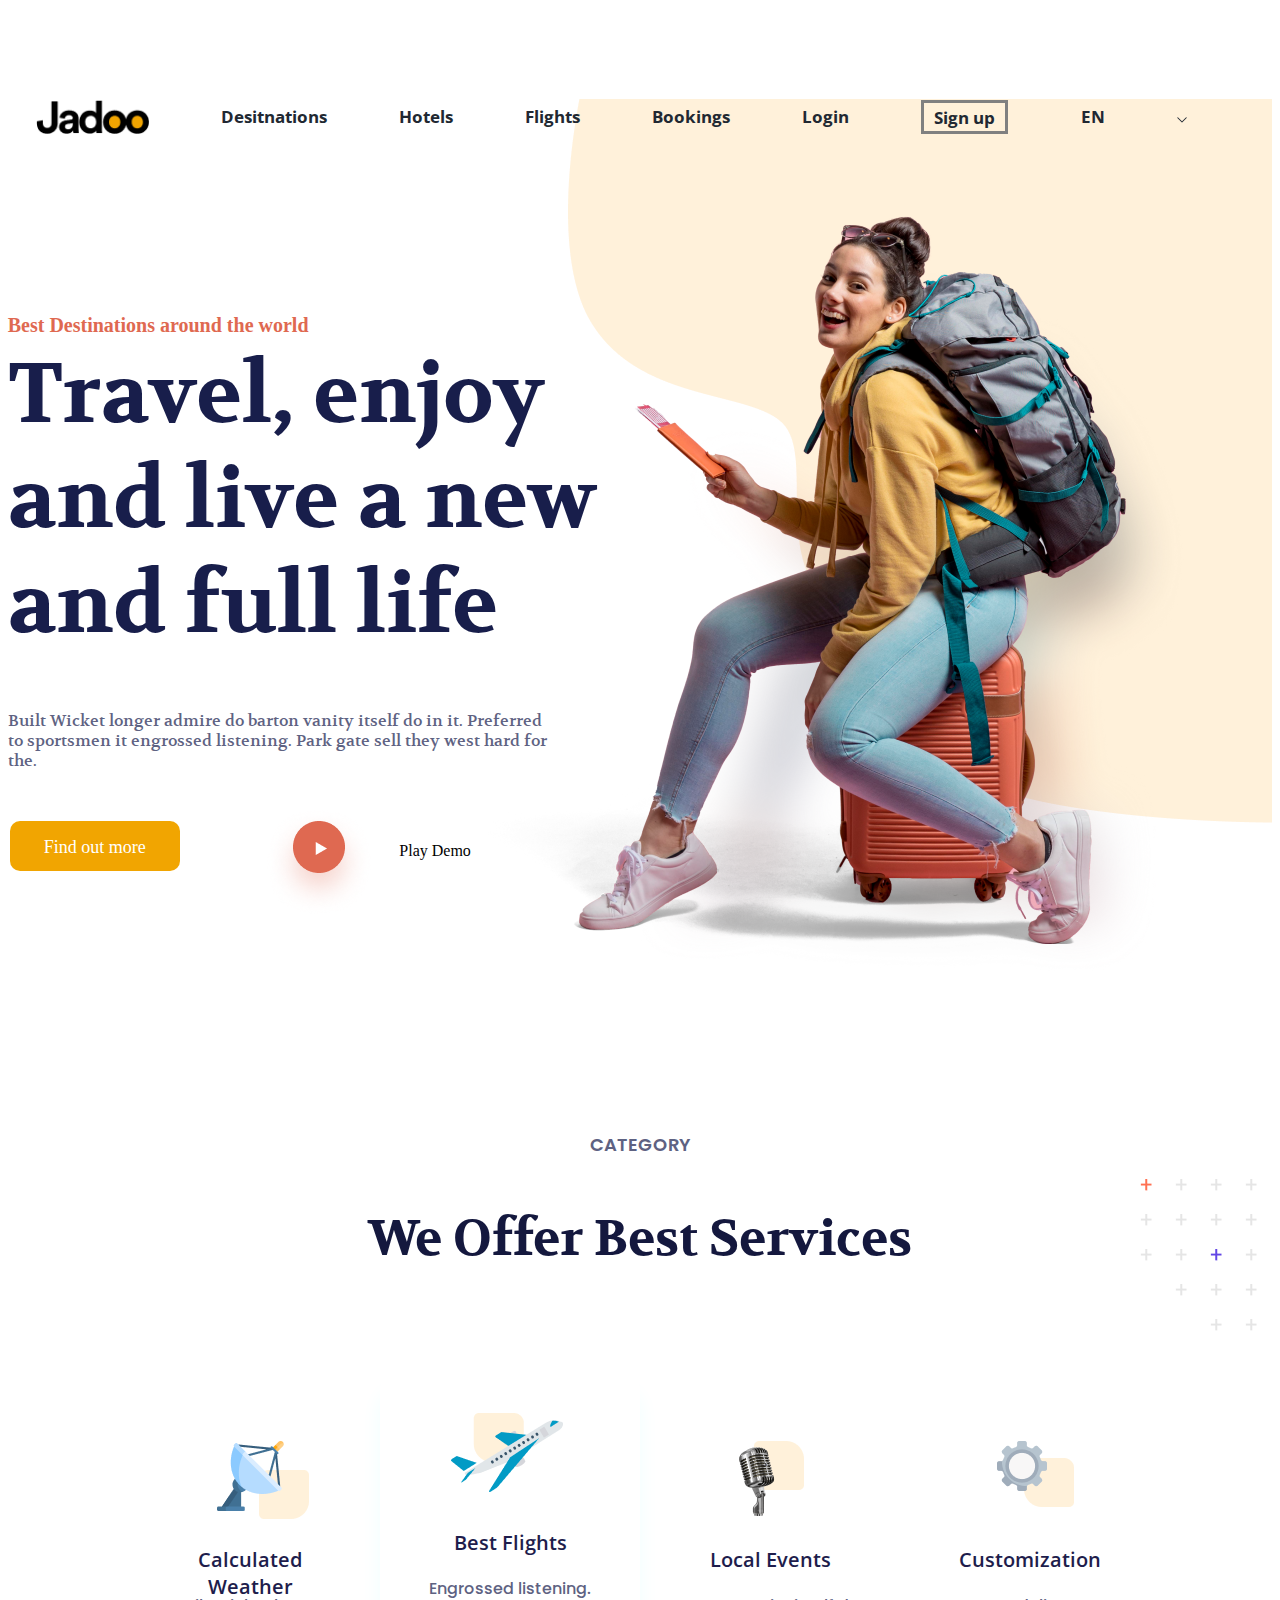
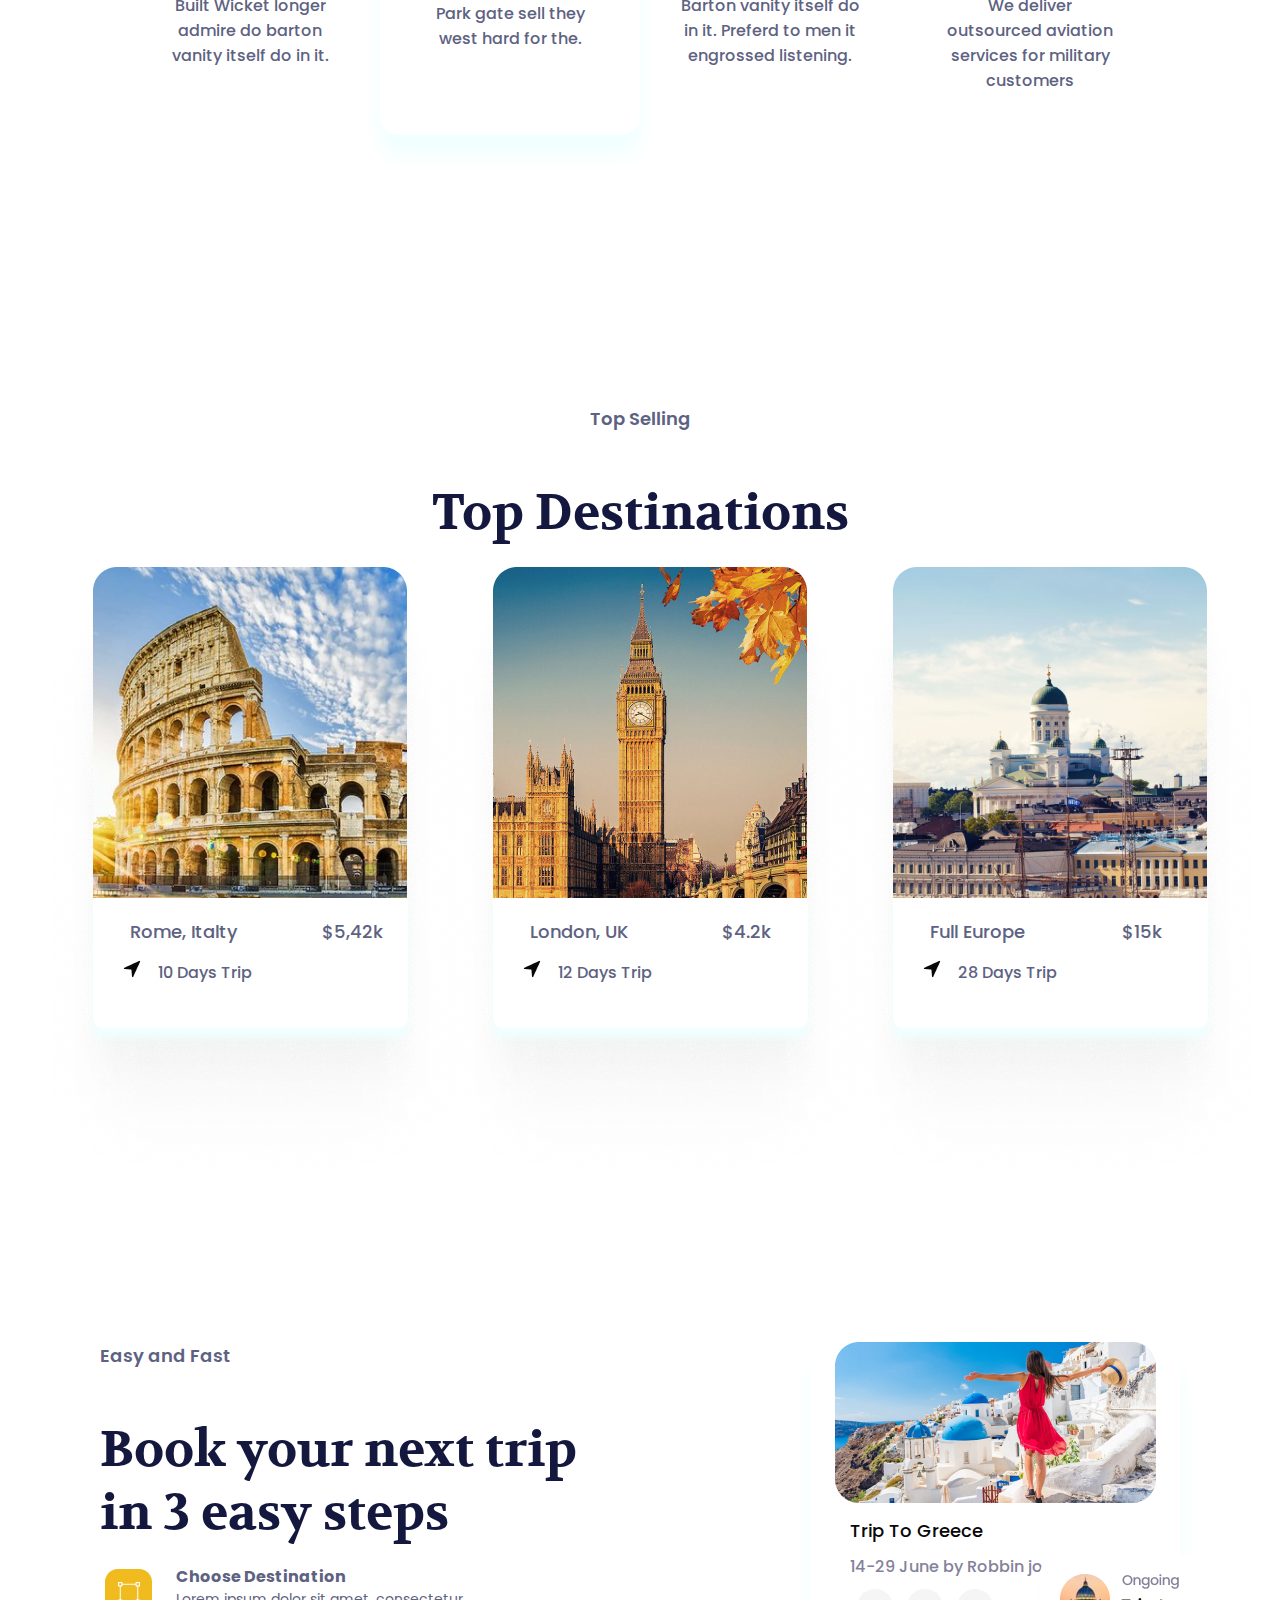
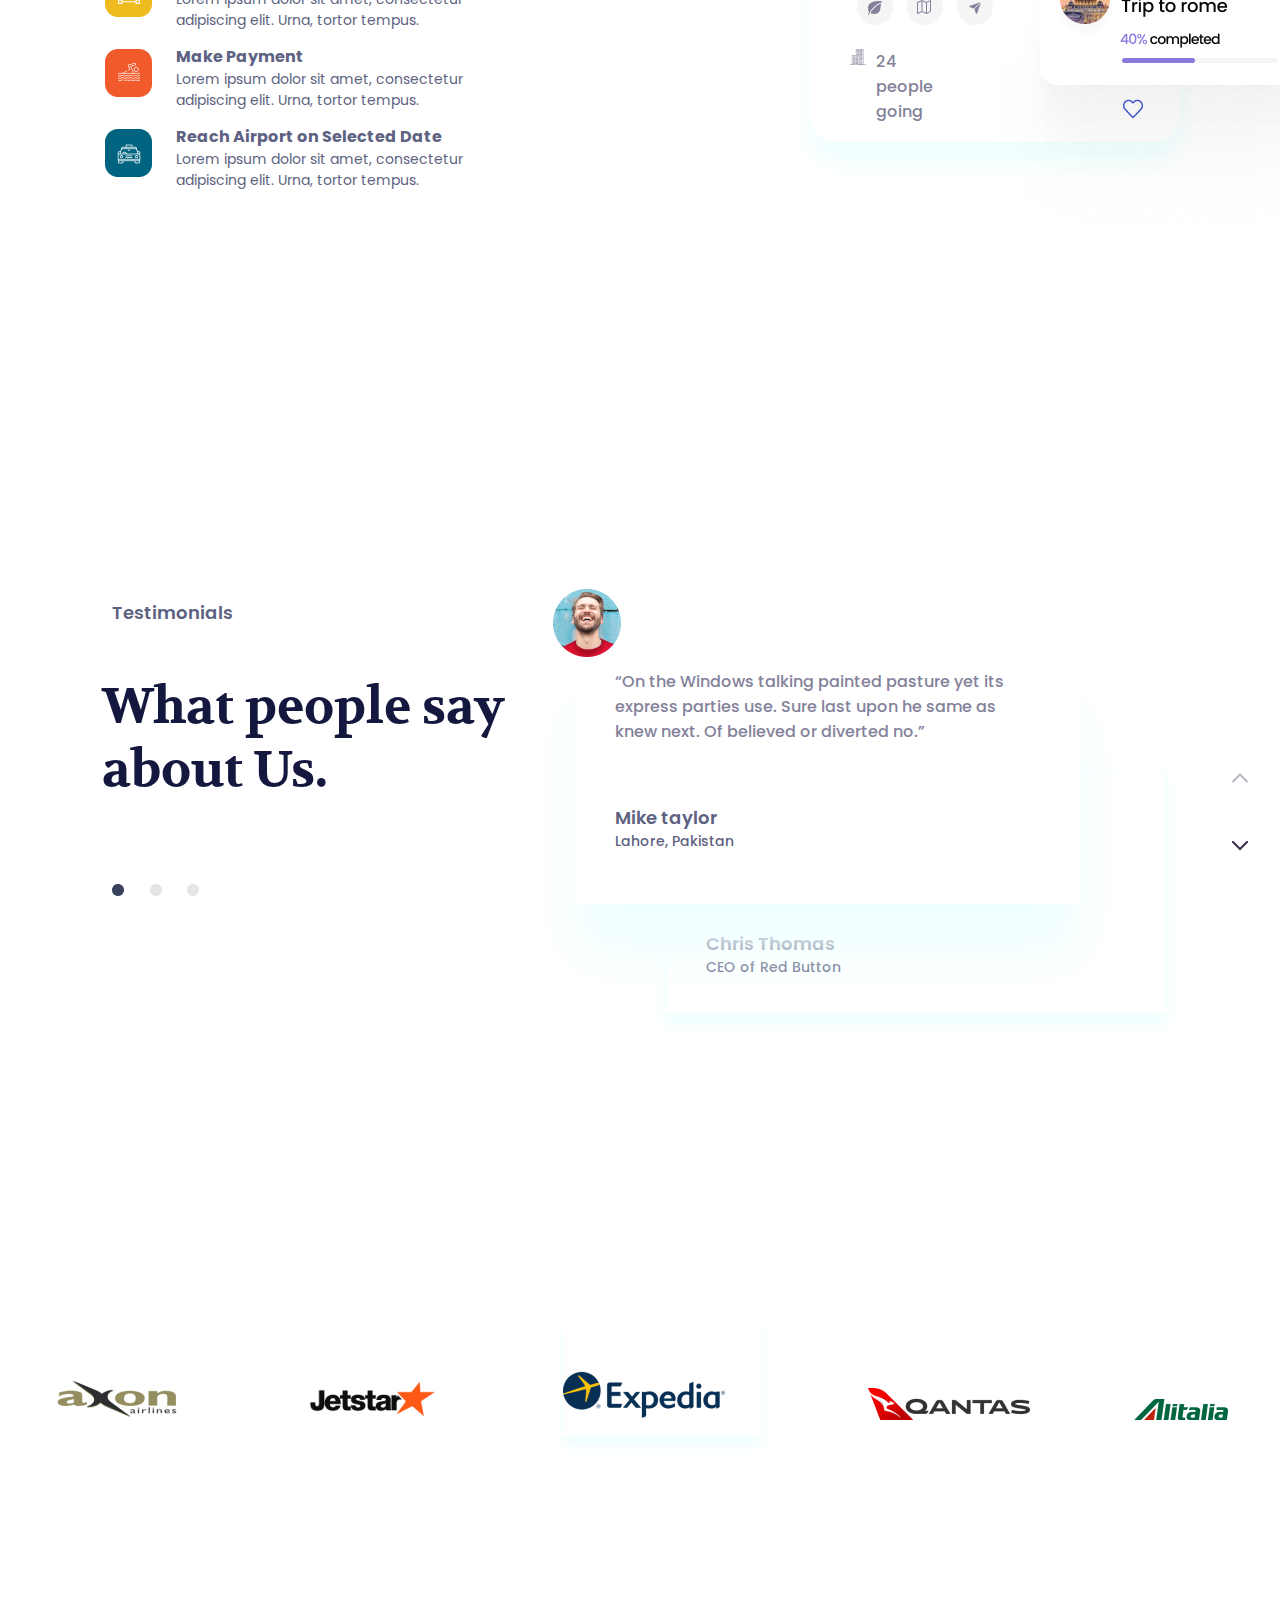
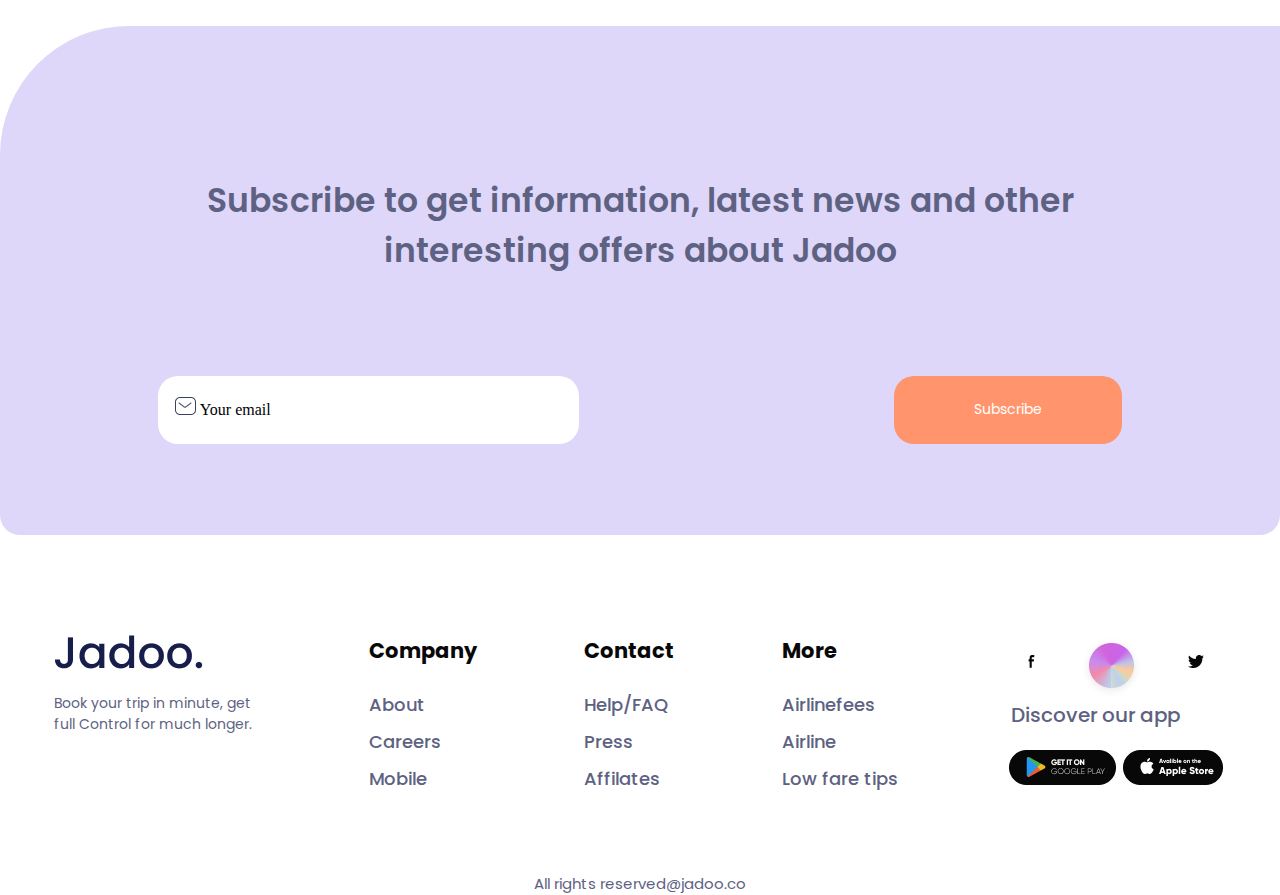
<file: index.html>
<!DOCTYPE html>
<html lang="en">
<head>
    <meta charset="UTF-8">
    <meta http-equiv="X-UA-Compatible" content="IE=edge">
    <meta name="viewport" content="width=device-width, initial-scale=1.0">
    <link rel="stylesheet" href="css/second exersize.css">
    <link rel="preconnect" href="https://fonts.googleapis.com">
<link rel="preconnect" href="https://fonts.gstatic.com" crossorigin>
<link href="https://fonts.googleapis.com/css2?family=Open+Sans:wght@500&display=swap" rel="stylesheet">
<link rel="preconnect" href="https://fonts.googleapis.com">
<link rel="preconnect" href="https://fonts.gstatic.com" crossorigin>
<link href="https://fonts.googleapis.com/css2?family=Volkhov:wght@700&display=swap" rel="stylesheet">
<link rel="preconnect" href="https://fonts.googleapis.com">
<link rel="preconnect" href="https://fonts.gstatic.com" crossorigin>
<link href="https://fonts.googleapis.com/css2?family=Poppins:wght@600&display=swap" rel="stylesheet">
<link rel="preconnect" href="https://fonts.googleapis.com">
<link rel="preconnect" href="https://fonts.gstatic.com" crossorigin>
<link href="https://fonts.googleapis.com/css2?family=Open+Sans:wght@500&display=swap" rel="stylesheet">
<title>Document</title>
</head>
<body>
    <div class="conteiner">
        <nav>
            <div class="mainlogo">
                <div class="logo"><img src="img/Logo.png" alt="foto"></div>
                <div class="dest">Desitnations</div>
                <div class="hotel">Hotels</div>
                <div class="flight">Flights</div>
                <div class="booking">Bookings</div>
                <div class="login">Login</div>
                <div class="sign">Sign up</div>
                <div class="lang">EN</div>
                <div class="vector"><img src="img/vector.png" alt="vector"></div>
            </div>
        </nav>
        <div class="main">
            <div class="one">
            <div class="best">Best Destinations around the world</div>
            <div class="travel">Travel, enjoy and live a new and full life</div>
                <div class="built">Built Wicket longer admire do barton vanity itself do in it. Preferred to sportsmen it engrossed listening. Park gate sell they west hard for the.</div>
            <div class="but">
                <div class="find">Find out more</div>
                <div class="play"><img src="img/play .png" alt="vector"></div>
                <div class="demo">Play Demo</div>
            </div>
            </div>
            <div class="two">
                <div class="foto"><img src="img/foto.png" alt="foto"></div>
                <div class="decore"><img src="img/Decore.png" alt="foto"></div>
            </div>
        </div>
        <section>
            <div class="maintwo">
                <div class="text">
                <div class="category">CATEGORY</div>
                <div class="we">We Offer Best Services</div>
                <div class="stars"><img src="img/group.png" alt="foto"></div>
            </div>
            <div class="squares">
        <div class="squares0">
        <div class="vector"><img src="img/group2.png" alt="foto"></div>
        <div class="calculated">Calculated Weather </div>
        <div class="wicket">Built Wicket longer admire do barton vanity itself do in it.</div>
        </div>
            <div class="squares1">
        <div class="vector2"><img src="img/group3.png" alt="foto"></div>
        <div class="calculated">Best Flights</div>
        <div class="wicket">Engrossed listening. Park gate sell they west hard for the.</div>
        </div>
            <div class="squares0">
        <div class="vector"><img src="img/group4.png" alt="foto"></div>
        <div class="calculated">Local Events</div>
        <div class="wicket">Barton vanity itself do in it. Preferd to men it engrossed listening. </div>
        </div>  
            <div class="squares0">
        <div class="vector"><img src="img/group5.png" alt="foto"></div>
        <div class="calculated">Customization</div>
        <div class="wicket">We deliver outsourced aviation services for military customers</div>
        </div>          
        </div>    
        </div>
        </section>
        <section>
            <div class="mainthree">
        <div class="text">
        <div class="category">Top Selling</div>
        <div class="we">Top Destinations</div> 
        </div>   
        <div class="squares2">
            <div class="squares3">
        <div class="fotos"><img src="img/group6.png" alt="foto"></div>
        <div class="squares__card">
            <div class="textin">
        <div class="rome">Rome, Italty</div>
        <div class="prise">$5,42k</div>
            </div>
            <div class="navig">
        <div class="vect"><img src="img/vector2.png" alt="vector"></div>
        <div class="days">10 Days Trip</div>
            </div>
            </div>
        </div>
            <div class="squares3">
        <div class="fotos"><img src="img/group7.jpg" alt="foto"></div>
        <div class="squares__card">
            <div class="textin">
        <div class="rome">London, UK</div>
        <div class="prise">$4.2k</div>
            </div>
            <div class="navig">
        <div class="vect"><img src="img/vector2.png" alt="vector"></div>
        <div class="days">12 Days Trip</div>
            </div>
            </div> 
        </div>   
            <div class="squares3">
        <div class="fotos"><img src="img/group8.png" alt="foto"></div>
        <div class="squares__card"> 
            <div class="textin">
        <div class="rome">Full Europe</div>
        <div class="prise">$15k</div>
            </div>
            <div class="navig">
        <div class="vect"><img src="img/vector2.png" alt="vector"></div>
        <div class="days">28 Days Trip</div>
            </div>
            </div>          
        </div>
        </div>
        </section>
        <section>
        <div class="main__book">
        <div class="book__main-left">    
        <div class="book__title">
        <div class="easy__title">Easy and Fast</div>
        <div class="book__subtitle">Book your next trip in 3 easy steps</div>    
        </div>    
        <div class="book__section">
        <div class="book__icons">
        <div class="icon__items"><img src="imgtwo/group.png" alt="icon"></div> 
        <div class="icon__items"><img src="imgtwo/group2.png" alt="icon"></div>
        <div class="icon__items"><img src="imgtwo/group3.png" alt="icon"></div>   
        </div>
        <div class="book__text">
        <div class="book__textin">
        <div class="book__choosetitle">Choose Destination</div>   
        <div class="book__lorem">Lorem ipsum dolor sit amet, consectetur adipiscing elit. Urna, tortor tempus. </div> 
        </div>  
        <div class="book__textin">
        <div class="book__choosetitle">Make Payment</div>   
        <div class="book__lorem">Lorem ipsum dolor sit amet, consectetur adipiscing elit. Urna, tortor tempus. </div> 
        </div>   
        <div class="book__textin">
        <div class="book__choosetitle">Reach Airport on Selected Date</div>   
        <div class="book__lorem">Lorem ipsum dolor sit amet, consectetur adipiscing elit. Urna, tortor tempus. </div> 
        </div>     
        </div>
        </div>
        </div>
        <div class="book__main-right">
        <div class="book__foto"><img src="imgtwo/fotosecond.jpg" alt="foto"></div>    
        <div class="book__trip">Trip To Greece</div>
        <div class="book__trip-date">14-29 June by Robbin joseph</div>
        <div class="trip__icons">
        <div class="icon__logo"><img src="imgtwo/leaf.png" alt="icon"></div>  
        <div class="icon__logo"><img src="imgtwo/mapicon.png" alt="icon"></div>
        <div class="icon__logo"><img src="imgtwo/sendicon.png" alt="icon"></div>  
        </div>
        <div class="trip__subtitle">
        <div class="trip__vector"><img src="imgtwo/groupicon.png" alt="vector"></div>    
        <div class="trip__subtitlein">24 people going</div>
        <div class="trip__vectoricon"><img src="imgtwo/vector2.png" alt="vector"></div>
        </div>
        <div class="trip__foto"><img src="imgtwo/fotothird.png" alt="foto"></div>
        </div>
        </div>
        </section>
        <section>
        <div class="testimonials__main">
        <div class="testimonials__leftgroup">
        <div class="testimonials__title">Testimonials</div>   
        <div class="testimonials__subtitle">What people say about Us.</div>
        <div class="testimonials__vector"><img src="imgtwo/dotted.png" alt="vector"></div> 
        </div> 
        <div class="testimonials__rightgroup">
        <div class="testimonials__avatar"><img src="imgtwo/avatar.png" alt="foto"></div>    
        <div class="testimonials__square">
        <div class="testimonials__text">“On the Windows talking painted pasture yet its express parties use. Sure last upon he same as knew next. Of believed or diverted no.”</div>    
        <div class="testimonials__surname">Mike taylor</div>
        <div class="testimonials__destination">Lahore, Pakistan</div>
        </div>
        <div class="testimonials__square2">
        <div class="testimonials__surname2">Chris Thomas</div>    
        <div class="testimonials__destination2">CEO of Red Button</div>
        </div>
        </div> 
        <div class="testimonials__vectors">
        <div class="testimonials__first"><img src="imgtwo/vector3.png" alt="vector"></div>    
        <div class="testimonials__second"><img src="imgtwo/vector4.png" alt="vector"></div>
        </div>  
        </div>    
        </section>
        <section>
        <div class="logotips__main">
        <div class="logotips__azon"><img src="imgtwo/axon.png" alt="logo"></div>    
        <div class="logotips__jet"><img src="imgtwo/jet.png" alt="logo"></div>
        <div class="logotips__expedia"><img src="imgtwo/expedia.png" alt="logo"></div>
        <div class="logotips__qantas"><img src="imgtwo/qantas.png" alt="logo"></div>
        <div class="logotips__alitalia"><img src="imgtwo/alitalia.png" alt="logo"></div>
        </div>    
    </section>
        <section>
        <div class="inform">
        <div class="inform__title">Subscribe to get information, latest news and other interesting offers about Jadoo</div>    
        <div class="inform__email">
        <div class="inform__border">    
        <div class="inform__button">   
        <div class="inform__icon"><img src="imgtwo/email.png" alt="vector"></div>    
        <div class="email__inform_title">Your email</div>
        </div> 
        </div> 
        <div class="button__sub">Subscribe</div>
        </div>
        </div>    
        </section>
    <footer>
        <div class="footer__main">
        <div class="jadoo__block">
        <div class="logo__jadoo"><img src="imgtwo/jadoo.png" alt="foto"></div>
        <div class="jadoo__book">Book your trip in minute, get full Control for much longer.
        </div>    
        </div>   
        <div class="block__company">
        <div class="company__title">Company</div> 
        <div class="company__subtitle">About</div>   
        <div class="company__subtitle">Careers</div>
        <div class="company__subtitle">Mobile</div>
        </div>   
        <div class="block__contact">
        <div class="company__title">Contact</div>    
        <div class="company__subtitle">Help/FAQ</div>  
        <div class="company__subtitle">Press</div>  
        <div class="company__subtitle">Affilates</div>
        </div>
        <div class="block__more">
        <div class="company__title">More</div>    
        <div class="company__subtitle">Airlinefees</div> 
        <div class="company__subtitle">Airline</div>   
        <div class="company__subtitle">Low fare tips</div>
        </div>
        <div class="block__app">
        <div class="facebook__app">
        <div class="facebook__icon"><img src="imgtwo/facebook .png" alt="logo"></div>    
        <div class="instagram__icon"><img src="imgtwo/ball.png" alt="logo"></div>
        <div class="twitter__icon"><img src="imgtwo/twitter.png" alt="logo"></div>
        </div>  
        <div class="app__title">Discover our app</div>  
        <div class="playstore__icon">
        <div class="google__store"><img src="imgtwo/Google Play.png" alt="logo"></div>    
        <div class="play__store"><img src="imgtwo/Play Store.png" alt="logo"></div>
        </div>
        </div>
        </div>
        <div class="rights__title">All rights reserved@jadoo.co</div>
    </footer>    
    </div>
</body>
</html>
</file>
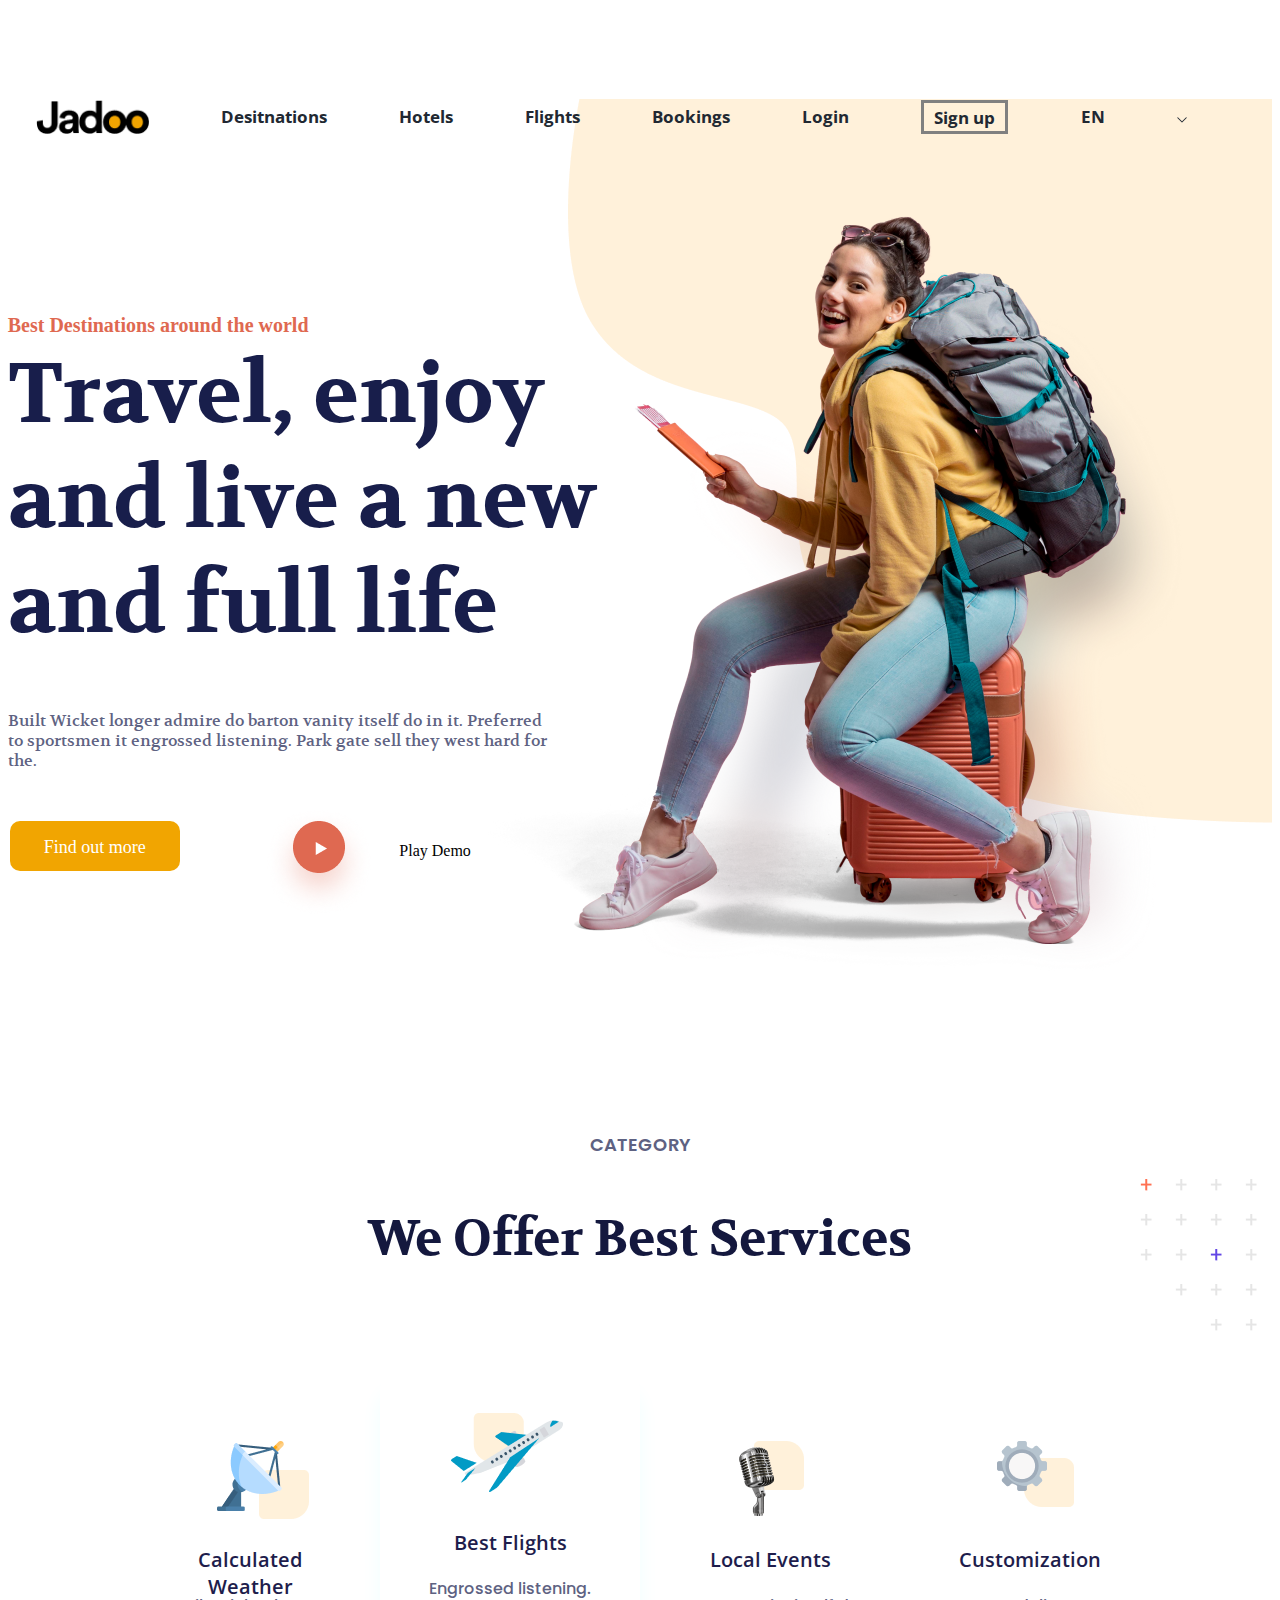
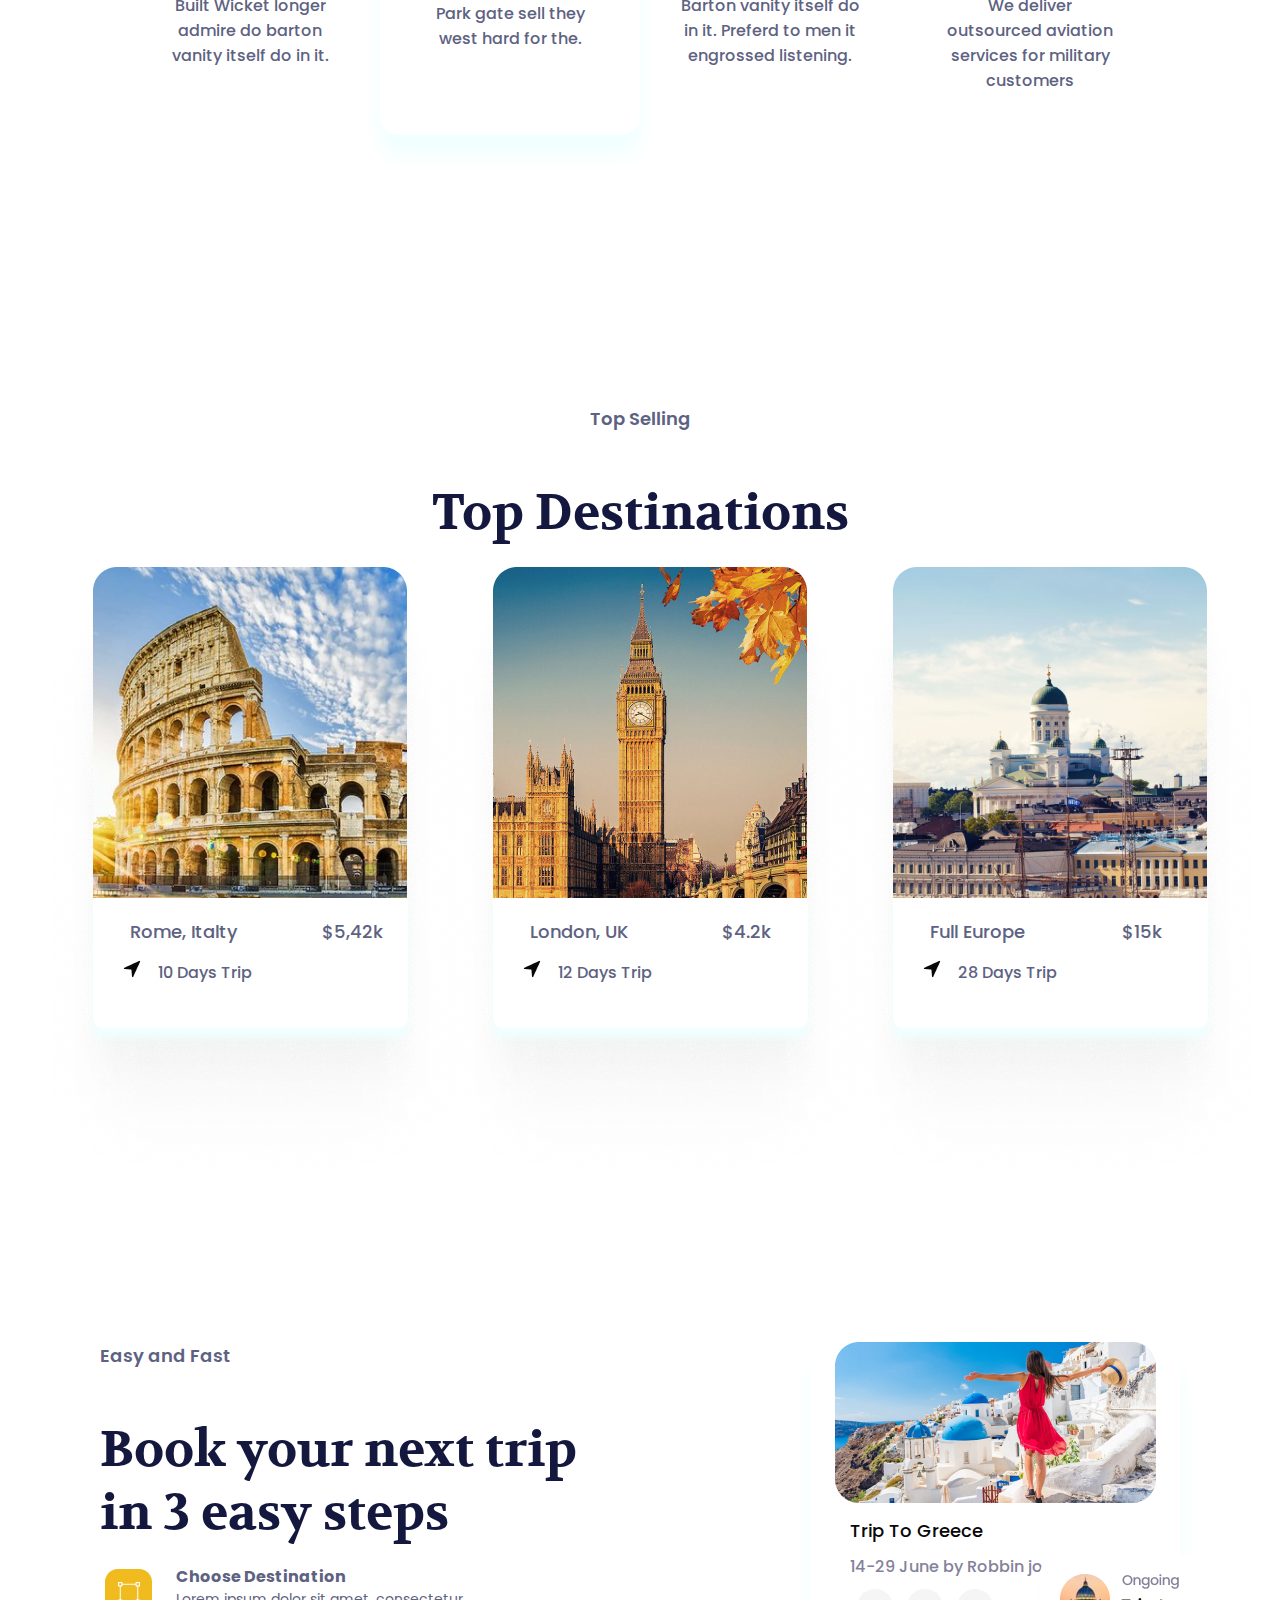
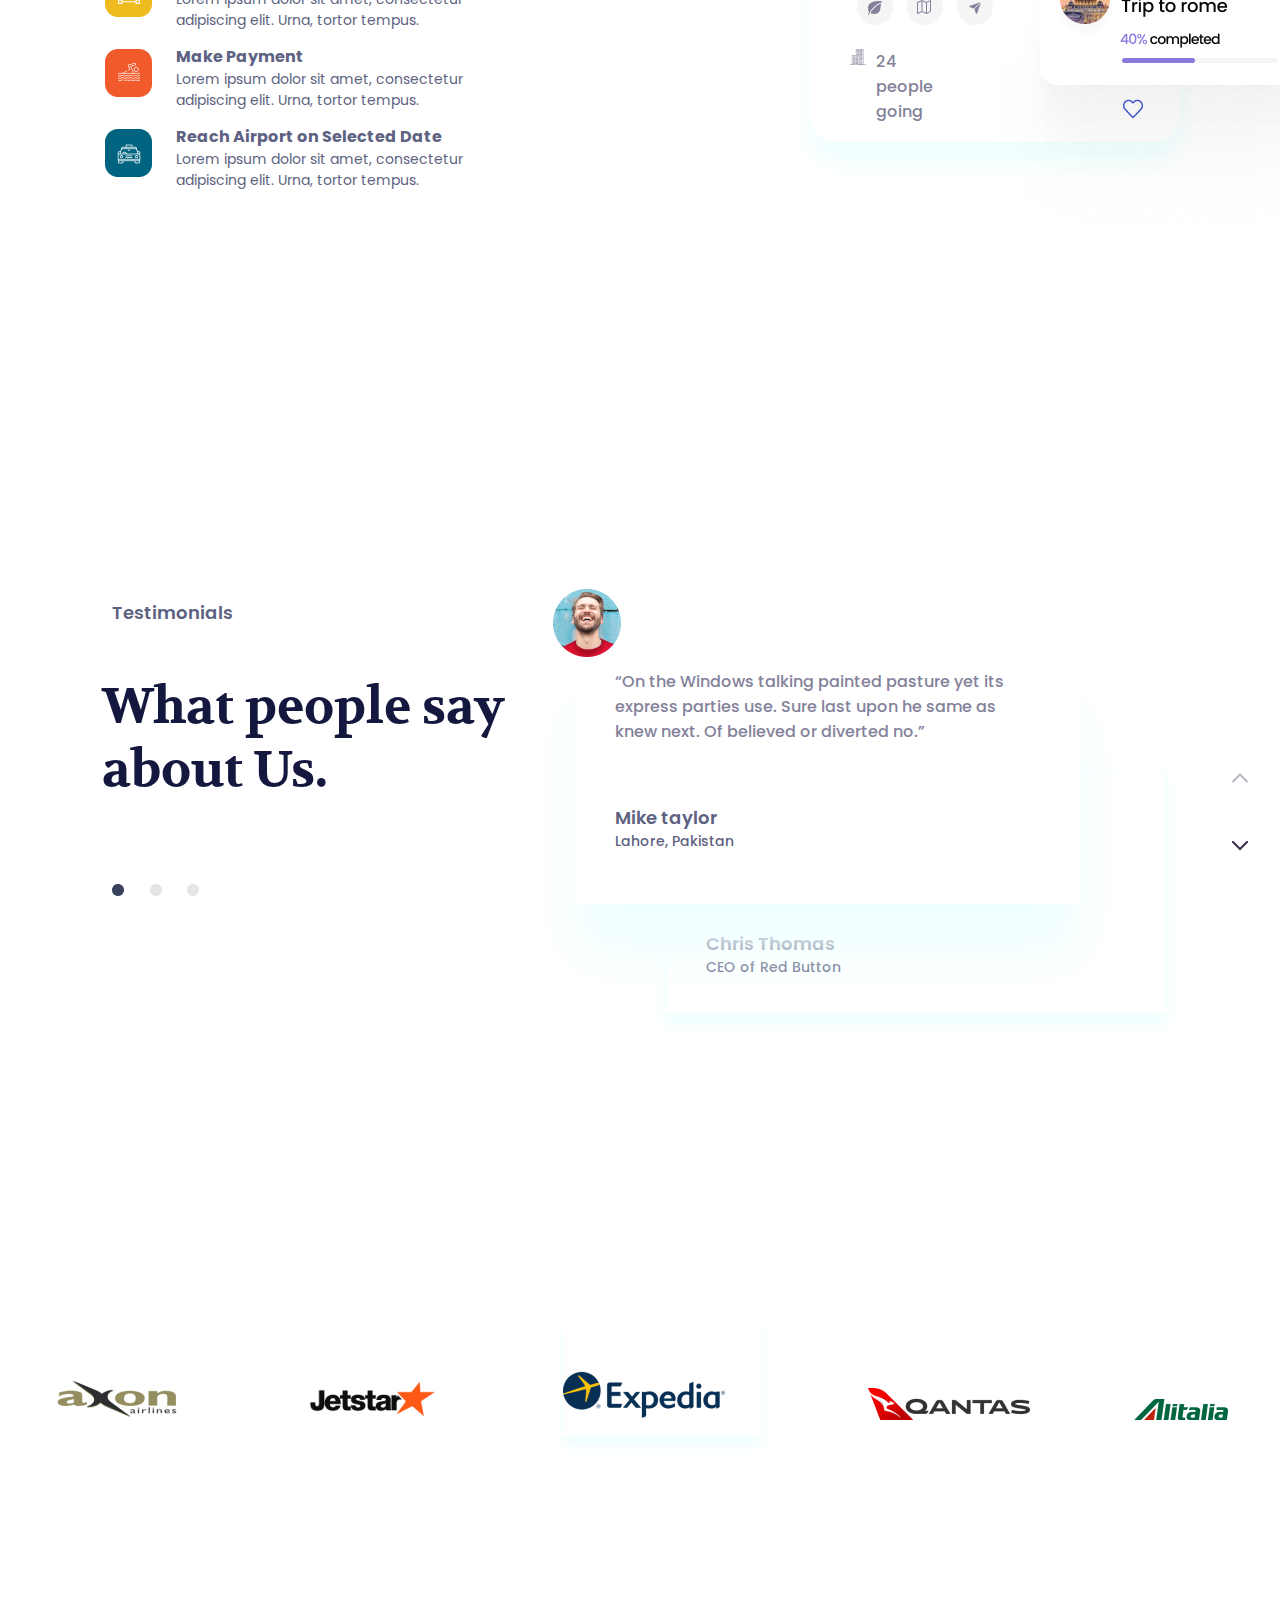
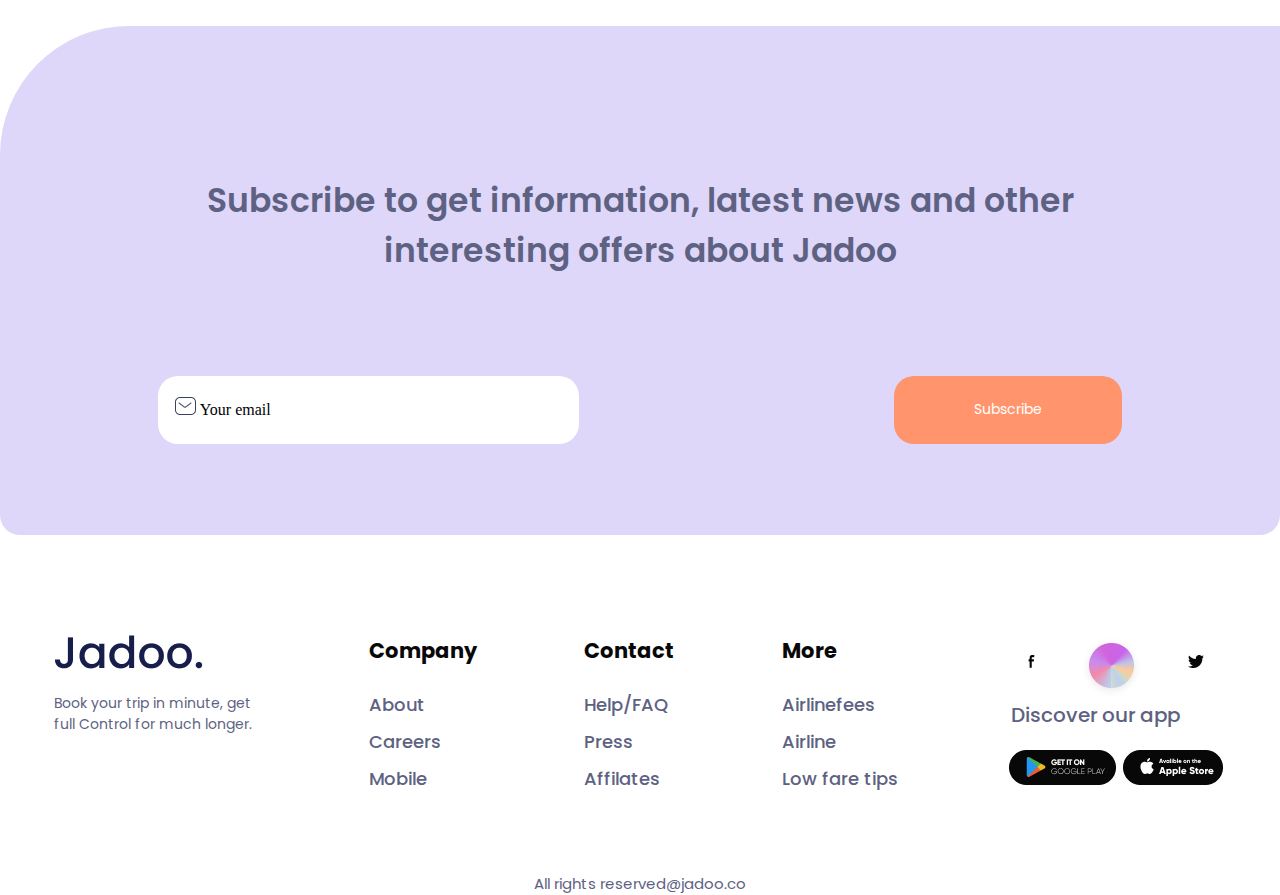
<file: second exersize.html>
<!DOCTYPE html>
<html lang="en">
<head>
    <meta charset="UTF-8">
    <meta http-equiv="X-UA-Compatible" content="IE=edge">
    <meta name="viewport" content="width=device-width, initial-scale=1.0">
    <link rel="stylesheet" href="css/second exersize.css">
    <link rel="preconnect" href="https://fonts.googleapis.com">
<link rel="preconnect" href="https://fonts.gstatic.com" crossorigin>
<link href="https://fonts.googleapis.com/css2?family=Open+Sans:wght@500&display=swap" rel="stylesheet">
<link rel="preconnect" href="https://fonts.googleapis.com">
<link rel="preconnect" href="https://fonts.gstatic.com" crossorigin>
<link href="https://fonts.googleapis.com/css2?family=Volkhov:wght@700&display=swap" rel="stylesheet">
<link rel="preconnect" href="https://fonts.googleapis.com">
<link rel="preconnect" href="https://fonts.gstatic.com" crossorigin>
<link href="https://fonts.googleapis.com/css2?family=Poppins:wght@600&display=swap" rel="stylesheet">
<link rel="preconnect" href="https://fonts.googleapis.com">
<link rel="preconnect" href="https://fonts.gstatic.com" crossorigin>
<link href="https://fonts.googleapis.com/css2?family=Open+Sans:wght@500&display=swap" rel="stylesheet">
<title>Document</title>
</head>
<body>
    <div class="conteiner">
        <nav>
            <div class="mainlogo">
                <div class="logo"><img src="img/Logo.png" alt="foto"></div>
                <div class="dest">Desitnations</div>
                <div class="hotel">Hotels</div>
                <div class="flight">Flights</div>
                <div class="booking">Bookings</div>
                <div class="login">Login</div>
                <div class="sign">Sign up</div>
                <div class="lang">EN</div>
                <div class="vector"><img src="img/vector.png" alt="vector"></div>
            </div>
        </nav>
        <div class="main">
            <div class="one">
            <div class="best">Best Destinations around the world</div>
            <div class="travel">Travel, enjoy and live a new and full life</div>
                <div class="built">Built Wicket longer admire do barton vanity itself do in it. Preferred to sportsmen it engrossed listening. Park gate sell they west hard for the.</div>
            <div class="but">
                <div class="find">Find out more</div>
                <div class="play"><img src="img/play .png" alt="vector"></div>
                <div class="demo">Play Demo</div>
            </div>
            </div>
            <div class="two">
                <div class="foto"><img src="img/foto.png" alt="foto"></div>
                <div class="decore"><img src="img/Decore.png" alt="foto"></div>
            </div>
        </div>
        <section>
            <div class="maintwo">
                <div class="text">
                <div class="category">CATEGORY</div>
                <div class="we">We Offer Best Services</div>
                <div class="stars"><img src="img/group.png" alt="foto"></div>
            </div>
            <div class="squares">
        <div class="squares0">
        <div class="vector"><img src="img/group2.png" alt="foto"></div>
        <div class="calculated">Calculated Weather </div>
        <div class="wicket">Built Wicket longer admire do barton vanity itself do in it.</div>
        </div>
            <div class="squares1">
        <div class="vector2"><img src="img/group3.png" alt="foto"></div>
        <div class="calculated">Best Flights</div>
        <div class="wicket">Engrossed listening. Park gate sell they west hard for the.</div>
        </div>
            <div class="squares0">
        <div class="vector"><img src="img/group4.png" alt="foto"></div>
        <div class="calculated">Local Events</div>
        <div class="wicket">Barton vanity itself do in it. Preferd to men it engrossed listening. </div>
        </div>  
            <div class="squares0">
        <div class="vector"><img src="img/group5.png" alt="foto"></div>
        <div class="calculated">Customization</div>
        <div class="wicket">We deliver outsourced aviation services for military customers</div>
        </div>          
        </div>    
        </div>
        </section>
        <section>
            <div class="mainthree">
        <div class="text">
        <div class="category">Top Selling</div>
        <div class="we">Top Destinations</div> 
        </div>   
        <div class="squares2">
            <div class="squares3">
        <div class="fotos"><img src="img/group6.png" alt="foto"></div>
        <div class="squares__card">
            <div class="textin">
        <div class="rome">Rome, Italty</div>
        <div class="prise">$5,42k</div>
            </div>
            <div class="navig">
        <div class="vect"><img src="img/vector2.png" alt="vector"></div>
        <div class="days">10 Days Trip</div>
            </div>
            </div>
        </div>
            <div class="squares3">
        <div class="fotos"><img src="img/group7.jpg" alt="foto"></div>
        <div class="squares__card">
            <div class="textin">
        <div class="rome">London, UK</div>
        <div class="prise">$4.2k</div>
            </div>
            <div class="navig">
        <div class="vect"><img src="img/vector2.png" alt="vector"></div>
        <div class="days">12 Days Trip</div>
            </div>
            </div> 
        </div>   
            <div class="squares3">
        <div class="fotos"><img src="img/group8.png" alt="foto"></div>
        <div class="squares__card"> 
            <div class="textin">
        <div class="rome">Full Europe</div>
        <div class="prise">$15k</div>
            </div>
            <div class="navig">
        <div class="vect"><img src="img/vector2.png" alt="vector"></div>
        <div class="days">28 Days Trip</div>
            </div>
            </div>          
        </div>
        </div>
        </section>
        <section>
        <div class="main__book">
        <div class="book__main-left">    
        <div class="book__title">
        <div class="easy__title">Easy and Fast</div>
        <div class="book__subtitle">Book your next trip in 3 easy steps</div>    
        </div>    
        <div class="book__section">
        <div class="book__icons">
        <div class="icon__items"><img src="imgtwo/group.png" alt="icon"></div> 
        <div class="icon__items"><img src="imgtwo/group2.png" alt="icon"></div>
        <div class="icon__items"><img src="imgtwo/group3.png" alt="icon"></div>   
        </div>
        <div class="book__text">
        <div class="book__textin">
        <div class="book__choosetitle">Choose Destination</div>   
        <div class="book__lorem">Lorem ipsum dolor sit amet, consectetur adipiscing elit. Urna, tortor tempus. </div> 
        </div>  
        <div class="book__textin">
        <div class="book__choosetitle">Make Payment</div>   
        <div class="book__lorem">Lorem ipsum dolor sit amet, consectetur adipiscing elit. Urna, tortor tempus. </div> 
        </div>   
        <div class="book__textin">
        <div class="book__choosetitle">Reach Airport on Selected Date</div>   
        <div class="book__lorem">Lorem ipsum dolor sit amet, consectetur adipiscing elit. Urna, tortor tempus. </div> 
        </div>     
        </div>
        </div>
        </div>
        <div class="book__main-right">
        <div class="book__foto"><img src="imgtwo/fotosecond.jpg" alt="foto"></div>    
        <div class="book__trip">Trip To Greece</div>
        <div class="book__trip-date">14-29 June by Robbin joseph</div>
        <div class="trip__icons">
        <div class="icon__logo"><img src="imgtwo/leaf.png" alt="icon"></div>  
        <div class="icon__logo"><img src="imgtwo/mapicon.png" alt="icon"></div>
        <div class="icon__logo"><img src="imgtwo/sendicon.png" alt="icon"></div>  
        </div>
        <div class="trip__subtitle">
        <div class="trip__vector"><img src="imgtwo/groupicon.png" alt="vector"></div>    
        <div class="trip__subtitlein">24 people going</div>
        <div class="trip__vectoricon"><img src="imgtwo/vector2.png" alt="vector"></div>
        </div>
        <div class="trip__foto"><img src="imgtwo/fotothird.png" alt="foto"></div>
        </div>
        </div>
        </section>
        <section>
        <div class="testimonials__main">
        <div class="testimonials__leftgroup">
        <div class="testimonials__title">Testimonials</div>   
        <div class="testimonials__subtitle">What people say about Us.</div>
        <div class="testimonials__vector"><img src="imgtwo/dotted.png" alt="vector"></div> 
        </div> 
        <div class="testimonials__rightgroup">
        <div class="testimonials__avatar"><img src="imgtwo/avatar.png" alt="foto"></div>    
        <div class="testimonials__square">
        <div class="testimonials__text">“On the Windows talking painted pasture yet its express parties use. Sure last upon he same as knew next. Of believed or diverted no.”</div>    
        <div class="testimonials__surname">Mike taylor</div>
        <div class="testimonials__destination">Lahore, Pakistan</div>
        </div>
        <div class="testimonials__square2">
        <div class="testimonials__surname2">Chris Thomas</div>    
        <div class="testimonials__destination2">CEO of Red Button</div>
        </div>
        </div> 
        <div class="testimonials__vectors">
        <div class="testimonials__first"><img src="imgtwo/vector3.png" alt="vector"></div>    
        <div class="testimonials__second"><img src="imgtwo/vector4.png" alt="vector"></div>
        </div>  
        </div>    
        </section>
        <section>
        <div class="logotips__main">
        <div class="logotips__azon"><img src="imgtwo/axon.png" alt="logo"></div>    
        <div class="logotips__jet"><img src="imgtwo/jet.png" alt="logo"></div>
        <div class="logotips__expedia"><img src="imgtwo/expedia.png" alt="logo"></div>
        <div class="logotips__qantas"><img src="imgtwo/qantas.png" alt="logo"></div>
        <div class="logotips__alitalia"><img src="imgtwo/alitalia.png" alt="logo"></div>
        </div>    
    </section>
        <section>
        <div class="inform">
        <div class="inform__title">Subscribe to get information, latest news and other interesting offers about Jadoo</div>    
        <div class="inform__email">
        <div class="inform__border">    
        <div class="inform__button">   
        <div class="inform__icon"><img src="imgtwo/email.png" alt="vector"></div>    
        <div class="email__inform_title">Your email</div>
        </div> 
        </div> 
        <div class="button__sub">Subscribe</div>
        </div>
        </div>    
        </section>
    <footer>
        <div class="footer__main">
        <div class="jadoo__block">
        <div class="logo__jadoo"><img src="imgtwo/jadoo.png" alt="foto"></div>
        <div class="jadoo__book">Book your trip in minute, get full Control for much longer.
        </div>    
        </div>   
        <div class="block__company">
        <div class="company__title">Company</div> 
        <div class="company__subtitle">About</div>   
        <div class="company__subtitle">Careers</div>
        <div class="company__subtitle">Mobile</div>
        </div>   
        <div class="block__contact">
        <div class="company__title">Contact</div>    
        <div class="company__subtitle">Help/FAQ</div>  
        <div class="company__subtitle">Press</div>  
        <div class="company__subtitle">Affilates</div>
        </div>
        <div class="block__more">
        <div class="company__title">More</div>    
        <div class="company__subtitle">Airlinefees</div> 
        <div class="company__subtitle">Airline</div>   
        <div class="company__subtitle">Low fare tips</div>
        </div>
        <div class="block__app">
        <div class="facebook__app">
        <div class="facebook__icon"><img src="imgtwo/facebook .png" alt="logo"></div>    
        <div class="instagram__icon"><img src="imgtwo/ball.png" alt="logo"></div>
        <div class="twitter__icon"><img src="imgtwo/twitter.png" alt="logo"></div>
        </div>  
        <div class="app__title">Discover our app</div>  
        <div class="playstore__icon">
        <div class="google__store"><img src="imgtwo/Google Play.png" alt="logo"></div>    
        <div class="play__store"><img src="imgtwo/Play Store.png" alt="logo"></div>
        </div>
        </div>
        </div>
        <div class="rights__title">All rights reserved@jadoo.co</div>
    </footer>    
    </div>
</body>
</html>
</file>
<file: css/second exersize.css>
* {
  margin: 0 auto;
  padding: 0 auto;
  box-sizing: border-box;
}

nav {
  font-family: "Open Sans", sans-serif;
  font-size: 17px;
  color: #212832;
  font-weight: 700;
}

.testimonials__surname2, .testimonials__surname, .testimonials__title, .book__title, .category {
  font-family: "Poppins", sans-serif;
  font-size: 18px;
  color: #5E6282;
  font-weight: 600;
}

.testimonials__subtitle, .book__subtitle, .we {
  font-family: "Volkhov", serif;
  font-size: 50px;
  color: #14183E;
  font-weight: 600;
  margin-top: 50px;
}

.calculated {
  width: 190px;
  height: 27px;
  font-family: "Open Sans", sans-serif;
  font-size: 20px;
  color: #1e1d4c;
  font-weight: 600;
}

.wicket {
  width: 181px;
  height: 78px;
  padding-top: 20px;
  font-family: "Poppins", sans-serif;
  font-size: 16px;
  color: #5e6282;
  font-weight: 500;
}

.vector {
  width: 67px;
  height: 105px;
}

body {
  background-color: white;
}

.conteiner {
  max-width: 1440px;
  height: 4770px;
  margin-top: 100px;
}

.mainlogo {
  display: flex;
  justify-content: space-evenly;
  position: relative;
  height: 34px;
  line-height: 34px;
}

.logo {
  display: flex;
  text-align: start;
}

.border {
  border: 1px solid gray;
}

.sign {
  padding: 2px 10px 2px 10px;
  border: 3px solid grey;
  line-height: 25px;
}

.main {
  max-width: 1440px;
  display: flex;
  margin-top: 80px;
}

section {
  margin-top: 300px;
}

.text {
  text-align: center;
  width: 1040px;
}

.maintwo {
  max-width: 1440px;
}

.one {
  display: flex;
  flex-direction: column;
  width: 545px;
  padding-top: 100px;
}

.foto {
  position: absolute;
  margin-left: -140px;
}

.decore {
  margin-top: -115px;
}

.best {
  width: 545px;
  height: 30px;
  color: #DF6951;
  font-size: 20px;
  font-weight: 700;
}

.travel {
  width: 590px;
  height: 267px;
  color: #181E4b;
  font-size: 84px;
  font-weight: 700;
  font-family: "Volkhov", serif;
}

.built {
  color: #5e6282;
  font-size: 16px;
  font-weight: 500;
  font-family: "Volkhov", serif;
  padding-top: 100px;
}

.but {
  width: 545px;
  height: 60px;
  display: flex;
  padding-top: 50px;
  line-height: 60px;
  margin-left: -40px;
}

.find {
  width: 170px;
  height: 50px;
  color: white;
  font-size: 18px;
  padding: 1px 3px 1px 3px;
  background-color: #F1A501;
  border-radius: 10px;
  text-align: center;
  line-height: 50px;
}

.play {
  margin-top: -15px;
  width: 52px;
  height: 52px;
}

.squares {
  max-width: 1040px;
  display: flex;
  justify-content: space-evenly;
  margin-top: 100px;
}

.squares0 {
  width: 267px;
  height: 364px;
  text-align: center;
}

.squares1 {
  width: 267px;
  height: 364px;
  text-align: center;
  border-radius: 20px;
  box-shadow: 0px 20px 20px 0px azure;
  margin-top: -70px;
}

.stars {
  margin-left: 1020px;
  margin-top: -100px;
}

.squares3 {
  width: 314px;
  height: 457px;
}

.textin {
  display: flex;
}

.navig {
  display: flex;
}

.mainthree {
  max-width: 1240px;
  flex-direction: column;
  margin-top: -100px;
}

.text {
  display: flex;
  flex-direction: column;
}

.squares2 {
  display: flex;
  justify-content: space-evenly;
  max-width: 1240px;
  padding: 20px;
  margin-left: -70px;
}

.textin {
  max-width: 1240px;
  margin-top: 20px;
}

.rome {
  width: 117px;
  height: 22px;
  font-family: "Poppins", sans-serif;
  font-size: 18px;
  color: #5e6282;
  font-weight: 500;
}

.squares__card {
  width: 315px;
  height: 130px;
  border-bottom-right-radius: 10px;
  border-bottom-left-radius: 10px;
  box-shadow: 0px 10px 10px 0px azure;
  margin-left: 80px;
  margin-top: -310px;
  background-color: white;
  position: absolute;
}

.prise {
  width: 49px;
  height: 22px;
  font-family: "Poppins", sans-serif;
  font-size: 18px;
  color: #5e6282;
  font-weight: 500;
}

.navig {
  margin-top: 20px;
}

.vect {
  width: 16.25px;
  height: 16.25px;
  margin-left: 30px;
}

.days {
  width: 100px;
  height: 20px;
  font-family: "Poppins", sans-serif;
  font-size: 16px;
  color: #5e6282;
  font-weight: 500;
  margin-right: 150px;
}

.main__book {
  display: flex;
  max-width: 1440px;
}

.book__subtitle {
  width: 511px;
  height: 130px;
}
.book__section {
  display: flex;
}
.book__icons {
  padding-top: 20px;
}
.book__choosetitle {
  width: 350px;
  height: 20px;
  font-family: "Poppins", sans-serif;
  font-size: 16px;
  color: #5e6282;
  font-weight: 700;
  margin-top: 15px;
  margin-right: 80px;
}
.book__lorem {
  width: 350px;
  height: 40px;
  font-family: "Poppins", sans-serif;
  font-size: 14px;
  color: #5e6282;
  font-weight: 400;
  margin-top: 5px;
  margin-right: 80px;
}
.book__main-right {
  width: 370px;
  height: 400px;
  border-radius: 26px;
  background-color: white;
  box-shadow: 0px 20px 20px 0px azure;
  position: relative;
}
.book__foto {
  text-align: center;
}
.book__trip {
  font-family: "Poppins", sans-serif;
  font-size: 18px;
  color: #080809;
  font-weight: 500;
  margin-top: 10px;
  margin-left: 40px;
}

.testimonials__text, .trip__subtitlein, .book__trip-date {
  font-family: "Poppins", sans-serif;
  font-size: 16px;
  color: #84829a;
  font-weight: 500;
  margin-top: 10px;
  margin-left: 40px;
}

.icon__items {
  height: 80px;
  margin-right: 15px;
}
.trip__icons {
  display: flex;
  width: 150px;
  margin-left: 40px;
  margin-top: 10px;
}
.trip__subtitle {
  display: flex;
  width: 150px;
  margin-left: 40px;
}
.trip__vector {
  margin-top: 20px;
}
.trip__subtitlein {
  margin-top: 20px;
  margin-left: 10px;
  width: 300px;
  display: inline-flex;
}
.trip__foto {
  margin-left: 150px;
  margin-top: -170px;
}
.trip__vectoricon {
  margin-top: 70px;
  margin-left: 190px;
}

.testimonials__main {
  display: flex;
  justify-content: space-around;
  max-width: 1440px;
}
.testimonials__leftgroup {
  display: flex;
  flex-direction: column;
  text-align: left;
  margin-top: 90px;
}
.testimonials__title {
  margin-left: 80px;
}
.testimonials__subtitle {
  width: 409px;
  margin-left: 70px;
}
.testimonials__vector {
  height: 100px;
  margin-top: 80px;
  margin-left: 80px;
}
.testimonials__rightgroup {
  display: flex;
  flex-direction: column;
}
.testimonials__avatar {
  margin-left: -22px;
  margin-top: 80px;
  width: 68px;
  height: 68px;
  position: absolute;
}
.testimonials__square {
  width: 504px;
  height: 245px;
  display: flex;
  flex-direction: column;
  background-color: white;
  box-shadow: 0px 50px 50px 0px azure;
  position: absolute;
  margin-top: 150px;
}
.testimonials__text {
  width: 402px;
}
.testimonials__surname {
  margin-left: 40px;
  margin-top: 60px;
}
.testimonials__surname2 {
  margin-top: 160px;
  margin-left: 40px;
}
.testimonials__destination {
  display: flex;
  flex-direction: column;
  font-family: "Poppins", sans-serif;
  font-size: 14px;
  color: #5e6282;
  font-weight: 500;
  margin-left: 40px;
}
.testimonials__destination2 {
  display: flex;
  flex-direction: column;
  font-family: "Poppins", sans-serif;
  font-size: 14px;
  color: #5e6282;
  font-weight: 500;
  margin-left: 40px;
}
.testimonials__square2 {
  width: 502px;
  height: 245px;
  background-color: white;
  box-shadow: 0px 10px 10px 0px azure;
  border: 1px solid azure;
  margin-left: 90px;
  margin-top: 260px;
  display: flex;
  flex-direction: column;
  align-content: flex-end;
}
.testimonials__vectors {
  margin-top: 260px;
  height: 200px;
}
.testimonials__first {
  padding-bottom: 50px;
}
.logotips__main {
  display: flex;
  max-width: 1300px;
  height: 162px;
  justify-content: space-around;
  line-height: 162px;
}
.logotips .logotips__alitalia, .logotips .logotips__qantas, .logotips .logotips__jet {
  height: 122px;
  line-height: 122px;
}
.logotips__jet {
  margin-top: 30px;
}
.logotips__expedia {
  width: 200px;
  height: 122px;
  background-color: white;
  box-shadow: 0px 10px 10px 0px azure;
  line-height: 122px;
}
.logotips__azon {
  margin-top: 20px;
}
.logotips__qantas {
  margin-top: 20px;
}
.logotips__alitalia {
  margin-top: 20px;
}
.inform {
  max-width: 1440px;
  height: 509px;
  background-color: #dfd7f9;
  margin-top: -150px;
  border-top-left-radius: 20px;
  border-top-left-radius: 129px;
  border-bottom-right-radius: 20px;
  border-bottom-left-radius: 20px;
  rotate:(180deg);
}
.inform__title {
  width: 881px;
  height: 108px;
  font-family: "Poppins", sans-serif;
  font-size: 33px;
  color: #5e6282;
  font-weight: 600;
  text-align: center;
  padding-top: 150px;
}
.inform__email {
  display: flex;
  padding-top: 200px;
}
.inform__border {
  width: 421px;
  height: 68px;
  line-height: 68px;
  background-color: white;
  border-radius: 20px;
}
.inform__button {
  display: flex;
  width: 100px;
  margin-left: 15px;
}
.email__inform__title {
  font-size: 14px;
  font-weight: 400;
  color: #39425d;
  font-family: "Poppins", sans-serif;
}
.button__sub {
  padding: 3px 80px 3px 80px;
  background-color: #FF946D;
  color: white;
  font-size: 14px;
  font-weight: 400;
  font-family: "Poppins", sans-serif;
  line-height: 60px;
  border-radius: 20px;
}
.footer__main {
  max-width: 1440px;
  display: flex;
  justify-content: space-around;
  margin-top: 100px;
}
.jadoo__book {
  width: 207px;
  height: 48px;
  font-size: 14px;
  font-weight: 400;
  font-family: "Poppins", sans-serif;
  color: #5e6282;
  padding-top: 20px;
}
.company__title {
  font-size: 21px;
  font-weight: 700;
  font-family: "Poppins", sans-serif;
  color: #080809;
  padding-bottom: 15px;
}
.company__subtitle {
  font-size: 18px;
  font-weight: 500;
  font-family: "Poppins", sans-serif;
  color: #5E6282;
  padding-top: 10px;
}
.block__app {
  width: 220px;
}
.facebook__app {
  display: flex;
  height: 55px;
  line-height: 55px;
}
.app__title {
  font-size: 20px;
  font-weight: 500;
  font-family: "Poppins", sans-serif;
  color: #5E6282;
  margin-top: 10px;
  margin-left: 5px;
} 
.playstore__icon {
  display: flex;
  margin-top: 20px;
}
.rights__title {
  text-align: center;
  margin-top: 80px;
  font-size: 15px;
  font-weight: 400;
  font-family: "Poppins", sans-serif;
  color: #5E6282;
}
/*# sourceMappingURL=second exersize.css.map */
</file>
